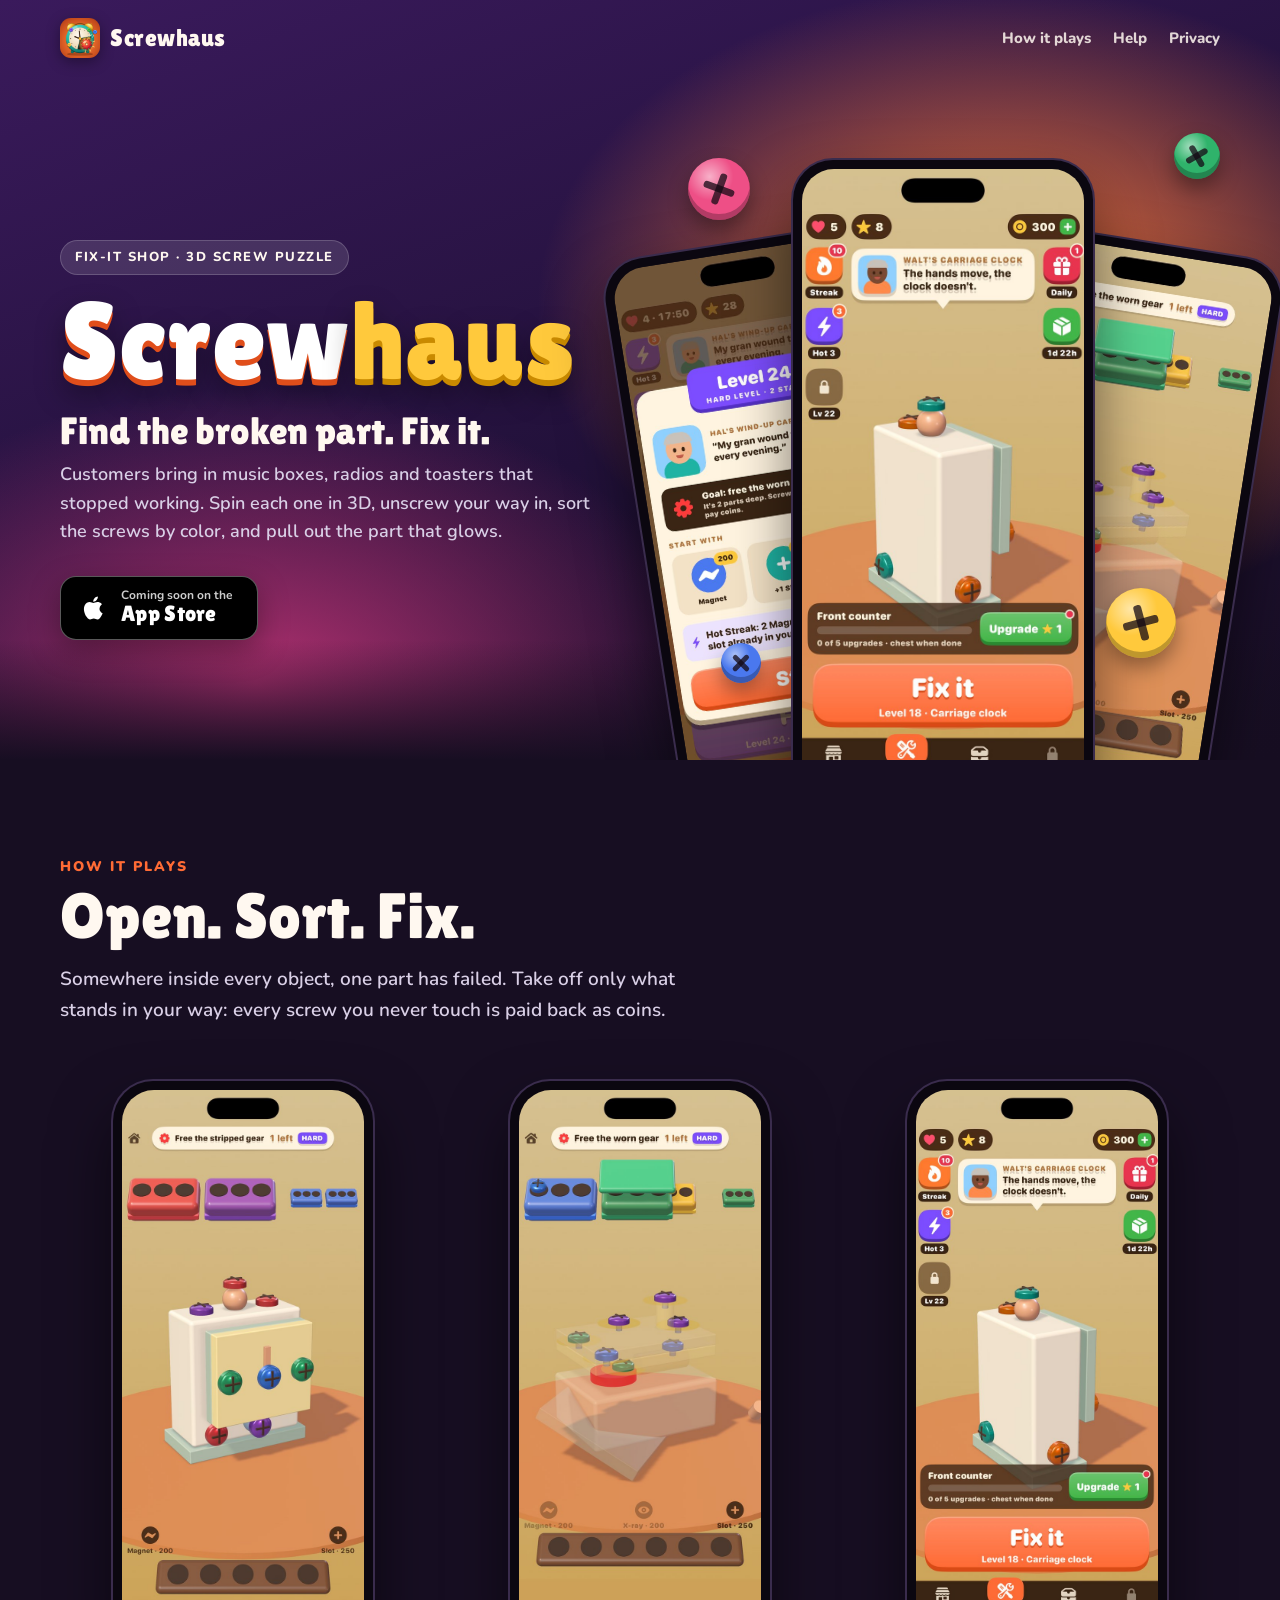
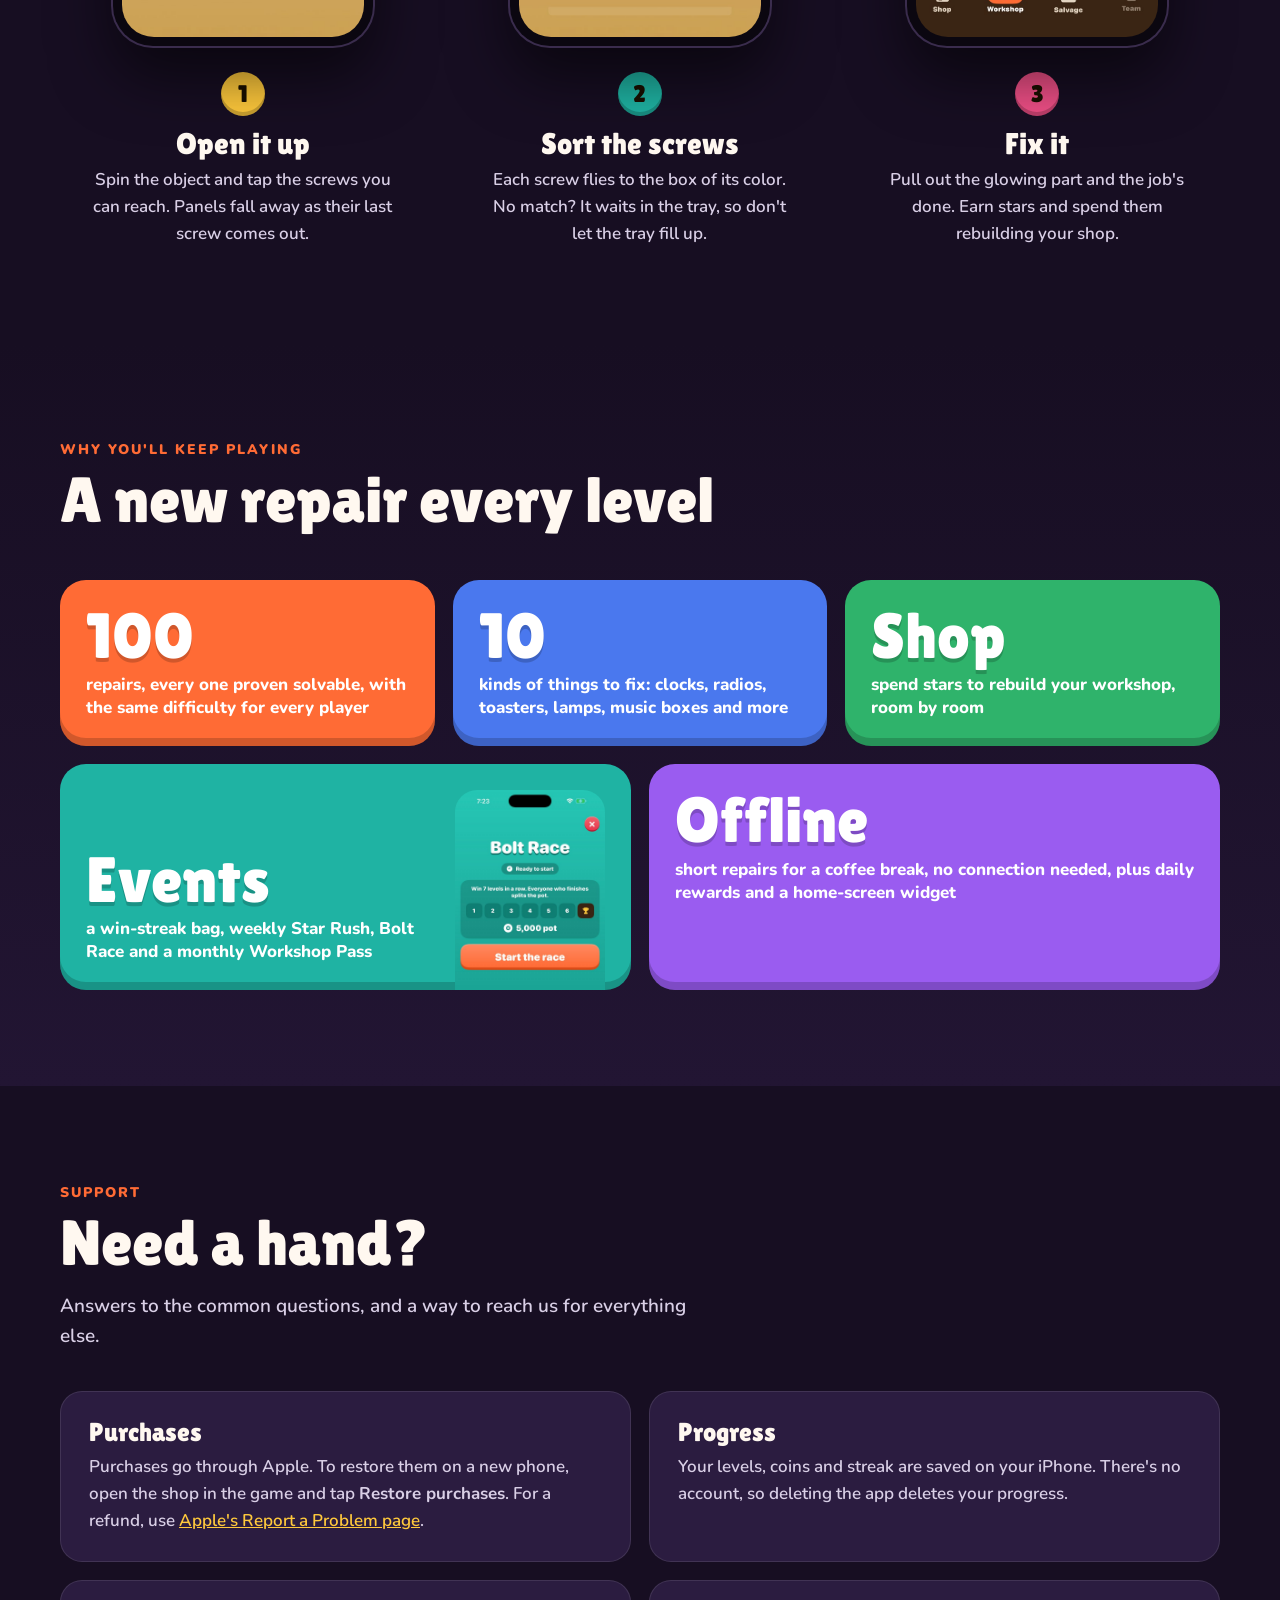
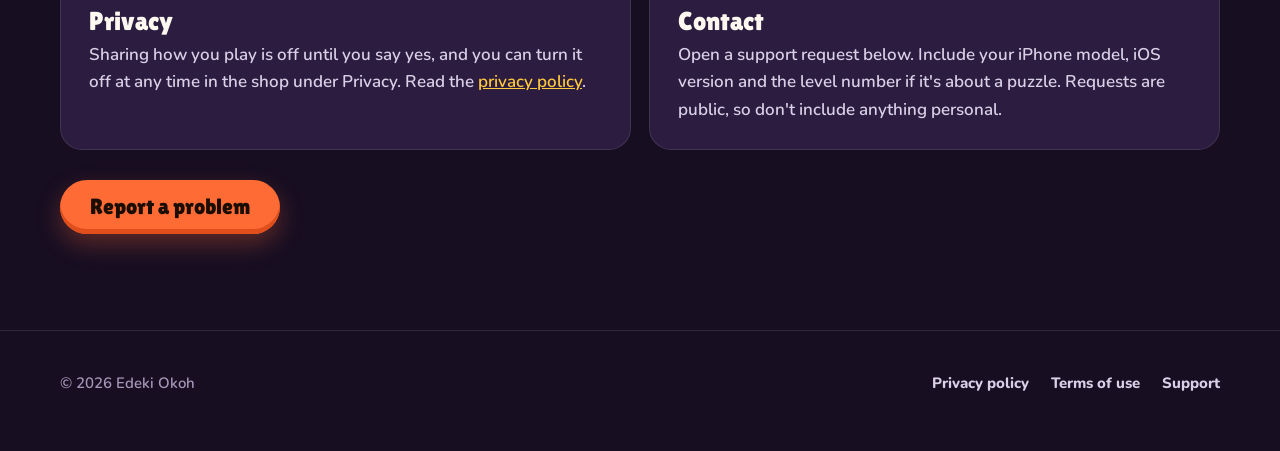
<file: index.html>
<!doctype html>
<html lang="en">
<head>
<meta charset="utf-8">
<meta name="viewport" content="width=device-width, initial-scale=1">
<title>Screwhaus: Screw Puzzle 3D</title>
<meta name="description" content="Screwhaus is a 3D screw puzzle for iPhone where you run a fix-it shop: open up broken things, sort the screws by color and pull out the part that failed. Help, purchases and privacy are on this page too.">
<meta property="og:title" content="Screwhaus: Screw Puzzle 3D">
<meta property="og:description" content="Open it up, find the broken part, fix it. A 3D screw puzzle for iPhone.">
<meta property="og:image" content="img/home.jpg">
<meta name="theme-color" content="#22113a">
<link rel="icon" href="icon.png">
<link rel="apple-touch-icon" href="icon.png">
<link rel="preconnect" href="https://fonts.googleapis.com">
<link rel="preconnect" href="https://fonts.gstatic.com" crossorigin>
<link href="https://fonts.googleapis.com/css2?family=Lilita+One&family=Nunito:wght@600;800;900&display=swap" rel="stylesheet">
<link rel="stylesheet" href="style.css">
</head>
<body>
<header class="bar">
  <div class="wrap">
    <a class="brand" href="./"><img src="icon.png" alt=""><span>Screwhaus</span></a>
    <nav aria-label="Site">
      <a href="#play">How it plays</a>
      <a class="keep" href="#help">Help</a>
      <a href="privacy.html">Privacy</a>
    </nav>
  </div>
</header>

<main>
  <section class="hero" aria-labelledby="title">
    <div class="wrap">
      <div>
        <span class="kicker">Fix-it shop · 3D screw puzzle</span>
        <h1 class="logo" id="title">Screw<span>haus</span></h1>
        <p class="hook">Find the broken part. Fix it.</p>
        <p class="sub">Customers bring in music boxes, radios and toasters that stopped working. Spin each one in 3D, unscrew your way in, sort the screws by color, and pull out the part that glows.</p>
        <a class="store" href="#help" aria-label="Coming soon on the App Store">
          <svg viewBox="0 0 24 24" aria-hidden="true"><path fill="currentColor" d="M16.4 12.6c0-2.4 2-3.5 2-3.6-1.1-1.6-2.8-1.8-3.4-1.8-1.4-.2-2.8.8-3.5.8-.7 0-1.8-.8-3-.8-1.5 0-3 .9-3.8 2.3-1.6 2.8-.4 7 1.2 9.3.8 1.1 1.7 2.4 2.9 2.3 1.2 0 1.6-.7 3-.7s1.8.7 3 .7c1.3 0 2.1-1.1 2.8-2.3.9-1.3 1.3-2.6 1.3-2.6s-2.5-1-2.5-3.6zM14.1 5.6c.6-.8 1.1-1.8 1-2.9-.9 0-2.1.6-2.7 1.4-.6.7-1.1 1.8-1 2.8 1 .1 2.1-.5 2.7-1.3z"/></svg>
          <span><small>Coming soon on the</small><b>App Store</b></span>
        </a>
      </div>
      <div class="phones">
        <div class="phone p2"><img src="img/pre.jpg" alt="A customer explains what broke, with boosters to bring into the level" width="660" height="1434"></div>
        <div class="phone p1"><img src="img/home.jpg" alt="The repair shop: today's customer and their broken carriage clock on the counter" width="660" height="1434"></div>
        <div class="phone p3"><img src="img/xray.jpg" alt="X-ray view showing the broken gear inside, with the screws in the way ringed in gold" width="660" height="1434"></div>
        <i class="screw" style="--c:var(--pink);left:4%;top:6%;--s:62px" aria-hidden="true"></i>
        <i class="screw hide-sm" style="--c:var(--green);right:0;top:2%;--s:46px;--r:60deg;animation-delay:-2s" aria-hidden="true"></i>
        <i class="screw" style="--c:var(--yellow);right:8%;bottom:16%;--s:70px;--r:-15deg;animation-delay:-1s" aria-hidden="true"></i>
        <i class="screw hide-sm" style="--c:var(--blue);left:10%;bottom:12%;--s:40px;--r:45deg;animation-delay:-3s" aria-hidden="true"></i>
      </div>
    </div>
  </section>

  <section id="play" aria-labelledby="play-title">
    <div class="wrap">
      <p class="eyebrow">How it plays</p>
      <h2 id="play-title">Open. Sort. Fix.</h2>
      <p class="lead">Somewhere inside every object, one part has failed. Take off only what stands in your way: every screw you never touch is paid back as coins.</p>
      <div class="steps">
        <div class="step">
          <div class="phone"><img src="img/play.jpg" alt="A carriage clock mid-repair, with the goal to free the stripped gear" loading="lazy" width="660" height="1434"></div>
          <span class="num" style="--c:var(--yellow)">1</span>
          <h3>Open it up</h3>
          <p>Spin the object and tap the screws you can reach. Panels fall away as their last screw comes out.</p>
        </div>
        <div class="step">
          <div class="phone"><img src="img/xray.jpg" alt="X-ray view of the object" loading="lazy" width="660" height="1434"></div>
          <span class="num" style="--c:var(--teal)">2</span>
          <h3>Sort the screws</h3>
          <p>Each screw flies to the box of its color. No match? It waits in the tray, so don't let the tray fill up.</p>
        </div>
        <div class="step">
          <div class="phone"><img src="img/home.jpg" alt="The repair shop with its upgrade bar" loading="lazy" width="660" height="1434"></div>
          <span class="num" style="--c:var(--pink)">3</span>
          <h3>Fix it</h3>
          <p>Pull out the glowing part and the job's done. Earn stars and spend them rebuilding your shop.</p>
        </div>
      </div>
    </div>
  </section>

  <section class="band" aria-labelledby="more-title">
    <div class="wrap">
      <p class="eyebrow">Why you'll keep playing</p>
      <h2 id="more-title">A new repair every level</h2>
      <div class="tiles">
        <div class="tile" style="--c:var(--signal)"><b>100</b><span>repairs, every one proven solvable, with the same difficulty for every player</span></div>
        <div class="tile" style="--c:var(--blue)"><b>10</b><span>kinds of things to fix: clocks, radios, toasters, lamps, music boxes and more</span></div>
        <div class="tile" style="--c:var(--green)"><b>Shop</b><span>spend stars to rebuild your workshop, room by room</span></div>
        <div class="tile wide daily" style="--c:var(--teal)">
          <div class="text"><b>Events</b><span>a win-streak bag, weekly Star Rush, Bolt Race and a monthly Workshop Pass</span></div>
          <img src="img/race.jpg" alt="The Bolt Race event screen" loading="lazy" width="660" height="1434">
        </div>
        <div class="tile wide" style="--c:var(--purple)"><b>Offline</b><span>short repairs for a coffee break, no connection needed, plus daily rewards and a home-screen widget</span></div>
      </div>
    </div>
  </section>

  <section id="help" class="help" aria-labelledby="help-title">
    <div class="wrap">
      <p class="eyebrow">Support</p>
      <h2 id="help-title">Need a hand?</h2>
      <p class="lead">Answers to the common questions, and a way to reach us for everything else.</p>
      <div class="grid">
        <div class="card">
          <h3>Purchases</h3>
          <p>Purchases go through Apple. To restore them on a new phone, open the shop in the game and tap <strong>Restore purchases</strong>. For a refund, use <a href="https://reportaproblem.apple.com">Apple's Report a Problem page</a>.</p>
        </div>
        <div class="card">
          <h3>Progress</h3>
          <p>Your levels, coins and streak are saved on your iPhone. There's no account, so deleting the app deletes your progress.</p>
        </div>
        <div class="card">
          <h3>Privacy</h3>
          <p>Sharing how you play is off until you say yes, and you can turn it off at any time in the shop under Privacy. Read the <a href="privacy.html">privacy policy</a>.</p>
        </div>
        <div class="card">
          <h3>Contact</h3>
          <p>Open a support request below. Include your iPhone model, iOS version and the level number if it's about a puzzle. Requests are public, so don't include anything personal.</p>
        </div>
      </div>
      <a class="cta" href="https://github.com/Okohedeki/screwhaus-site/issues/new">Report a problem</a>
    </div>
  </section>
</main>

<footer class="site">
  <div class="wrap">
    <span>© 2026 Edeki Okoh</span>
    <nav aria-label="Legal">
      <a href="privacy.html">Privacy policy</a>
      <a href="https://www.apple.com/legal/internet-services/itunes/dev/stdeula/">Terms of use</a>
      <a href="#help">Support</a>
    </nav>
  </div>
</footer>
</body>
</html>
</file>
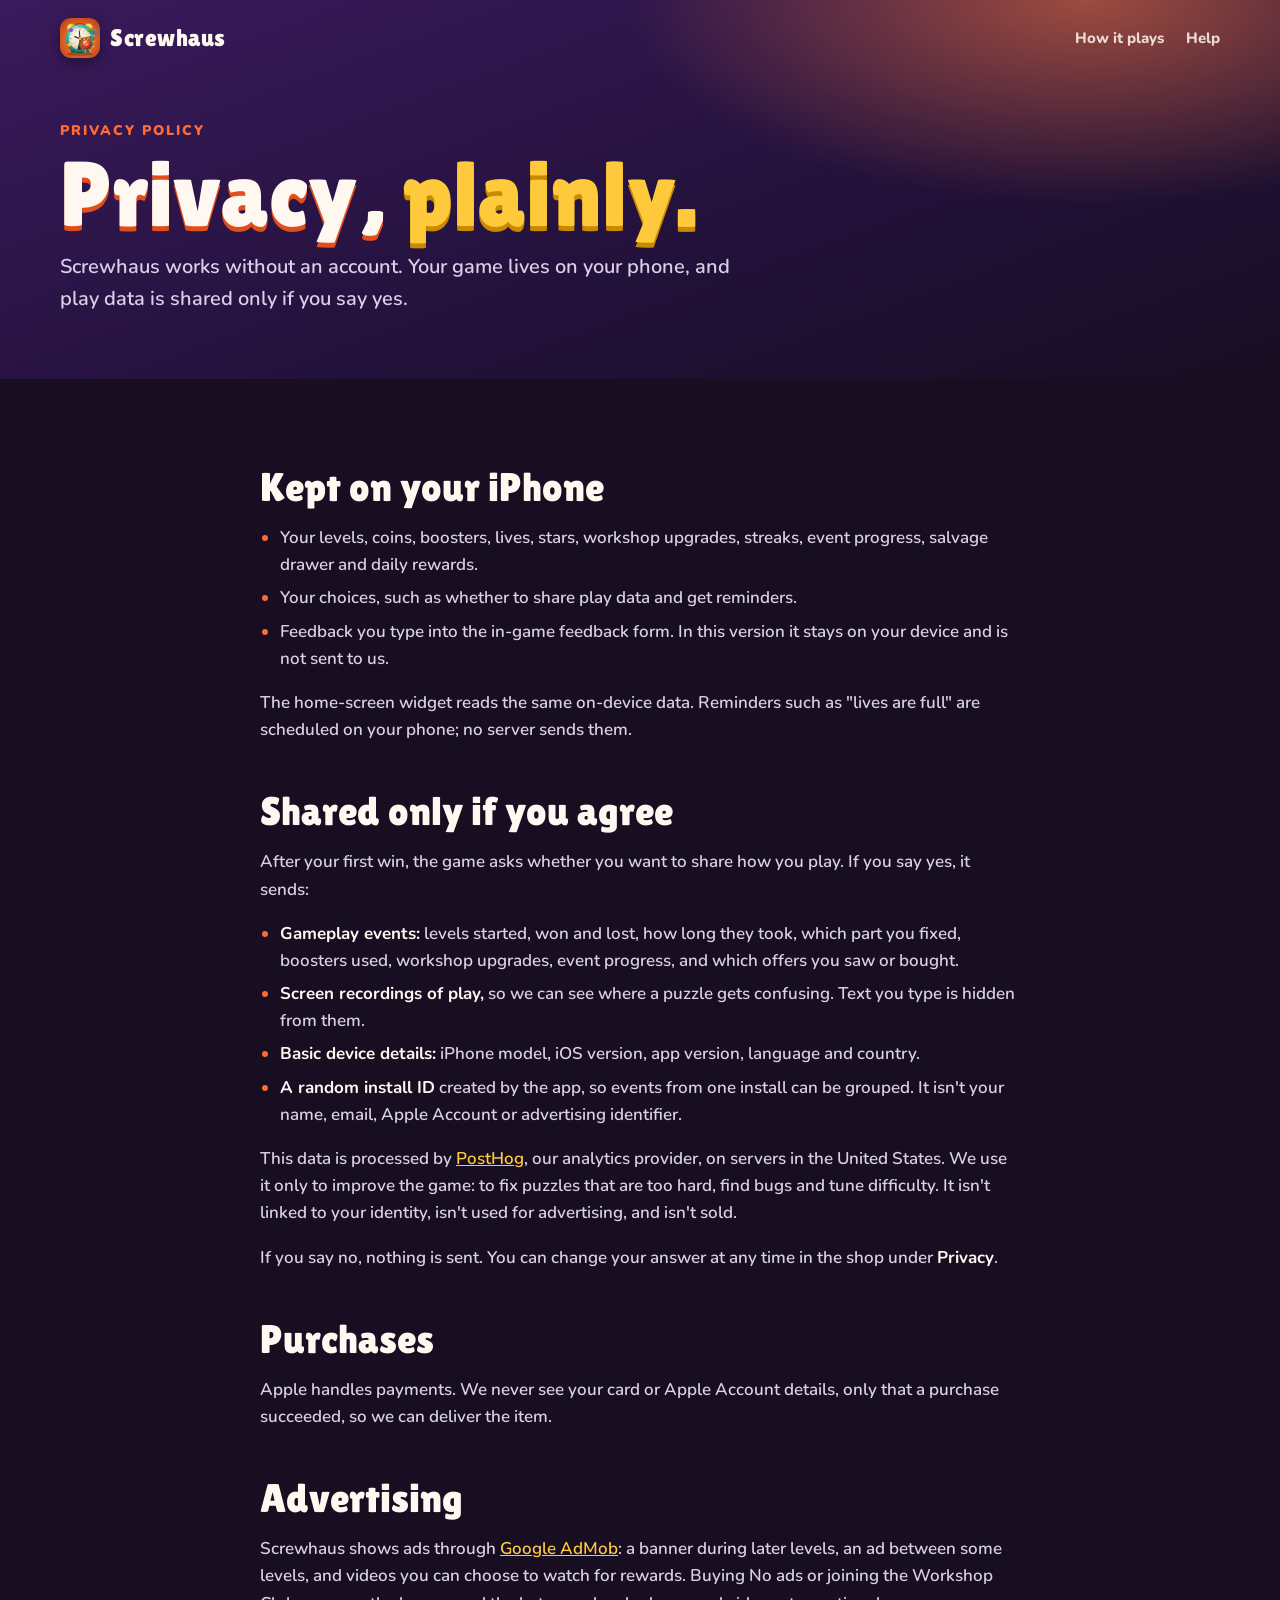
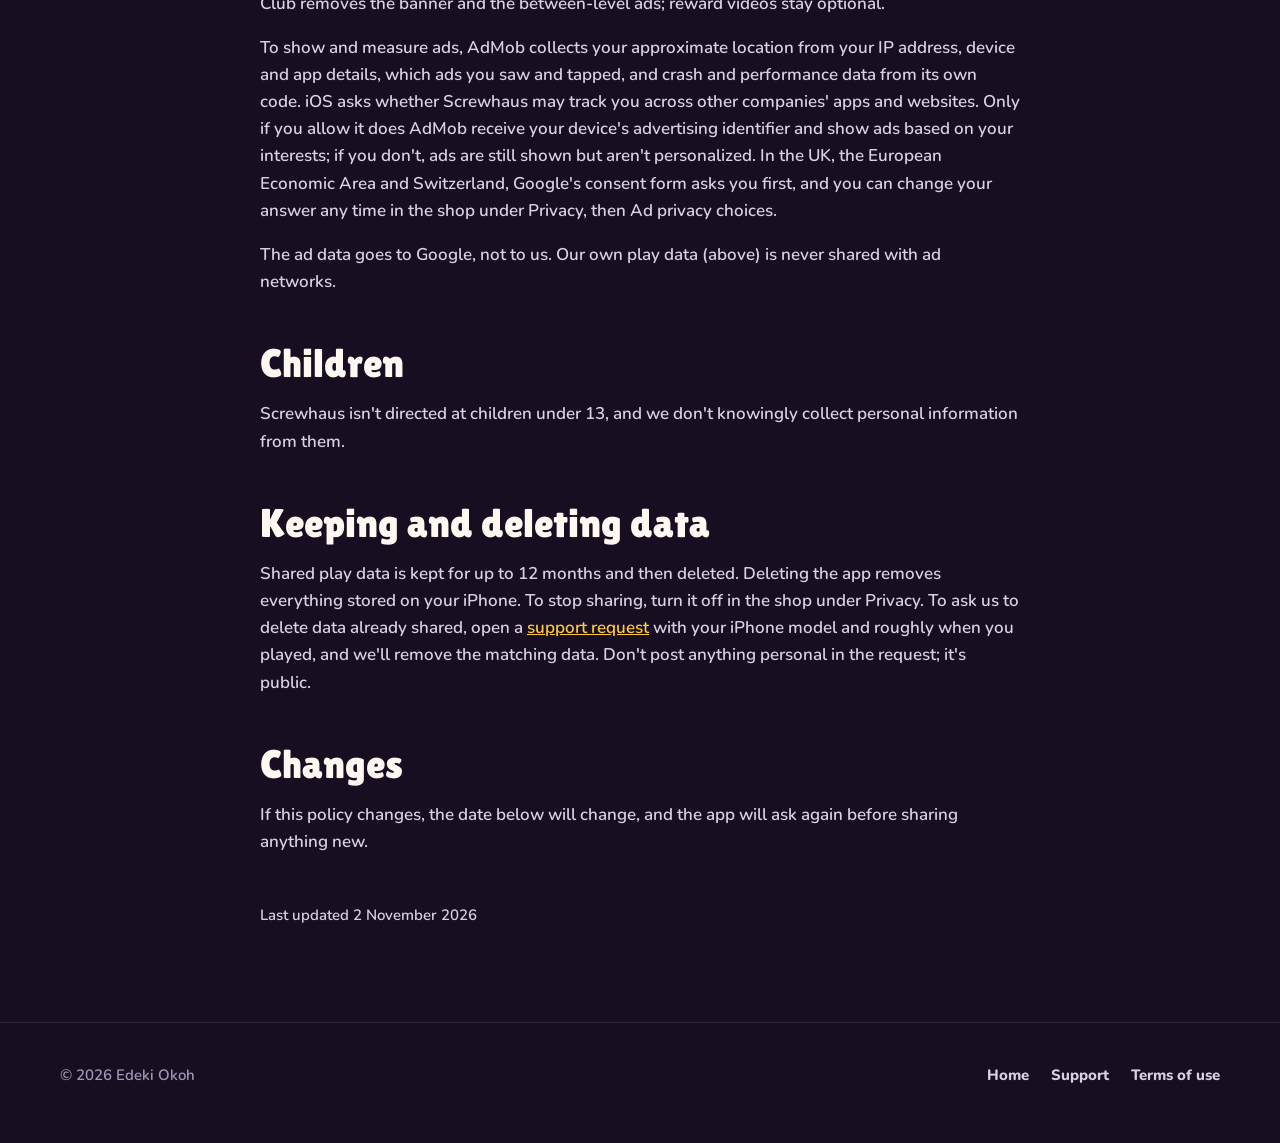
<file: privacy.html>
<!doctype html>
<html lang="en">
<head>
<meta charset="utf-8">
<meta name="viewport" content="width=device-width, initial-scale=1">
<title>Screwhaus Privacy</title>
<meta name="description" content="What Screwhaus: Screw Puzzle 3D collects, why, and how to turn it off.">
<link rel="icon" href="icon.png">
<link rel="preconnect" href="https://fonts.googleapis.com">
<link rel="preconnect" href="https://fonts.gstatic.com" crossorigin>
<link href="https://fonts.googleapis.com/css2?family=Lilita+One&family=Nunito:wght@600;800;900&display=swap" rel="stylesheet">
<link rel="stylesheet" href="style.css">
</head>
<body>
<header class="bar">
  <div class="wrap">
    <a class="brand" href="./"><img src="icon.png" alt=""><span>Screwhaus</span></a>
    <nav aria-label="Site"><a href="./#play">How it plays</a><a class="keep" href="./#help">Help</a></nav>
  </div>
</header>
<div class="doc-hero">
  <div class="wrap">
    <p class="eyebrow">Privacy policy</p>
    <h1>Privacy, <span>plainly.</span></h1>
    <p class="lead">Screwhaus works without an account. Your game lives on your phone, and play data is shared only if you say yes.</p>
  </div>
</div>
<main class="doc">
  <h2>Kept on your iPhone</h2>
  <ul>
    <li>Your levels, coins, boosters, lives, stars, workshop upgrades, streaks, event progress, salvage drawer and daily rewards.</li>
    <li>Your choices, such as whether to share play data and get reminders.</li>
    <li>Feedback you type into the in-game feedback form. In this version it stays on your device and is not sent to us.</li>
  </ul>
  <p>The home-screen widget reads the same on-device data. Reminders such as "lives are full" are scheduled on your phone; no server sends them.</p>

  <h2>Shared only if you agree</h2>
  <p>After your first win, the game asks whether you want to share how you play. If you say yes, it sends:</p>
  <ul>
    <li><strong>Gameplay events:</strong> levels started, won and lost, how long they took, which part you fixed, boosters used, workshop upgrades, event progress, and which offers you saw or bought.</li>
    <li><strong>Screen recordings of play,</strong> so we can see where a puzzle gets confusing. Text you type is hidden from them.</li>
    <li><strong>Basic device details:</strong> iPhone model, iOS version, app version, language and country.</li>
    <li><strong>A random install ID</strong> created by the app, so events from one install can be grouped. It isn't your name, email, Apple Account or advertising identifier.</li>
  </ul>
  <p>This data is processed by <a href="https://posthog.com/privacy">PostHog</a>, our analytics provider, on servers in the United States. We use it only to improve the game: to fix puzzles that are too hard, find bugs and tune difficulty. It isn't linked to your identity, isn't used for advertising, and isn't sold.</p>
  <p>If you say no, nothing is sent. You can change your answer at any time in the shop under <strong>Privacy</strong>.</p>

  <h2>Purchases</h2>
  <p>Apple handles payments. We never see your card or Apple Account details, only that a purchase succeeded, so we can deliver the item.</p>

  <h2>Advertising</h2>
  <p>Screwhaus shows ads through <a href="https://policies.google.com/technologies/ads">Google AdMob</a>: a banner during later levels, an ad between some levels, and videos you can choose to watch for rewards. Buying No ads or joining the Workshop Club removes the banner and the between-level ads; reward videos stay optional.</p>
  <p>To show and measure ads, AdMob collects your approximate location from your IP address, device and app details, which ads you saw and tapped, and crash and performance data from its own code. iOS asks whether Screwhaus may track you across other companies' apps and websites. Only if you allow it does AdMob receive your device's advertising identifier and show ads based on your interests; if you don't, ads are still shown but aren't personalized. In the UK, the European Economic Area and Switzerland, Google's consent form asks you first, and you can change your answer any time in the shop under Privacy, then Ad privacy choices.</p>
  <p>The ad data goes to Google, not to us. Our own play data (above) is never shared with ad networks.</p>

  <h2>Children</h2>
  <p>Screwhaus isn't directed at children under 13, and we don't knowingly collect personal information from them.</p>

  <h2>Keeping and deleting data</h2>
  <p>Shared play data is kept for up to 12 months and then deleted. Deleting the app removes everything stored on your iPhone. To stop sharing, turn it off in the shop under Privacy. To ask us to delete data already shared, open a <a href="https://github.com/Okohedeki/screwhaus-site/issues/new">support request</a> with your iPhone model and roughly when you played, and we'll remove the matching data. Don't post anything personal in the request; it's public.</p>

  <h2>Changes</h2>
  <p>If this policy changes, the date below will change, and the app will ask again before sharing anything new.</p>

  <p class="updated">Last updated 2 November 2026</p>
</main>
<footer class="site">
  <div class="wrap">
    <span>© 2026 Edeki Okoh</span>
    <nav aria-label="Legal"><a href="./">Home</a><a href="./#help">Support</a><a href="https://www.apple.com/legal/internet-services/itunes/dev/stdeula/">Terms of use</a></nav>
  </div>
</footer>
</body>
</html>
</file>
<file: style.css>
:root {
  --ink: #fff8f0;
  --ink-soft: #d9cfe6;
  --ink-dim: #a597b8;
  --night: #170e22;
  --night-2: #221533;
  --card: #2b1c40;
  --line: rgba(255, 255, 255, .1);
  --signal: #ff6b35;
  --signal-deep: #e04e1b;
  --green: #2fb36b;
  --teal: #1fb3a3;
  --pink: #ee4f86;
  --blue: #4a78ee;
  --yellow: #ffc93c;
  --purple: #9a5cf0;
  --display: "Lilita One", "Arial Rounded MT Bold", system-ui, sans-serif;
  --body: "Nunito", system-ui, -apple-system, "Segoe UI", sans-serif;
  color-scheme: dark;
}

* { box-sizing: border-box; }
html { -webkit-text-size-adjust: 100%; scroll-behavior: smooth; }
body {
  margin: 0;
  background: var(--night);
  color: var(--ink);
  font: 600 17px/1.6 var(--body);
  overflow-x: hidden;
}
img { max-width: 100%; display: block; }
a { color: var(--yellow); }
a:hover { color: #fff; }
:focus-visible { outline: 3px solid var(--yellow); outline-offset: 3px; border-radius: 6px; }

.wrap { width: min(1160px, 100% - 32px); margin-inline: auto; }

/* ---------- top bar ---------- */
.bar { position: absolute; inset: 0 0 auto; z-index: 5; }
.bar .wrap { display: flex; align-items: center; justify-content: space-between; padding-block: 18px; }
.brand { display: inline-flex; align-items: center; gap: 10px; color: var(--ink); text-decoration: none; font: 400 24px/1 var(--display); letter-spacing: .5px; }
.brand img { width: 40px; height: 40px; border-radius: 11px; box-shadow: 0 4px 14px rgba(0,0,0,.35); }
.bar nav { display: flex; gap: 22px; }
.bar nav a { color: var(--ink); text-decoration: none; font-weight: 800; font-size: 15px; opacity: .85; }
.bar nav a:hover { opacity: 1; color: var(--ink); }

/* ---------- hero ---------- */
.hero {
  position: relative;
  isolation: isolate;
  overflow: hidden;
  padding: 120px 0 0;
  background:
    radial-gradient(60% 70% at 78% 40%, #ff7a3c 0%, rgba(255,122,60,0) 60%),
    radial-gradient(55% 60% at 20% 90%, #b0306f 0%, rgba(176,48,111,0) 65%),
    linear-gradient(160deg, #3a1a5c 0%, #22113a 55%, #170e22 100%);
}
.hero::after { /* soft floor so the phones sit on something */
  content: ""; position: absolute; inset: auto 0 0; height: 120px; z-index: -1;
  background: linear-gradient(to bottom, rgba(23,14,34,0), var(--night));
}
.hero .wrap { display: grid; grid-template-columns: 1.05fr 1fr; align-items: center; gap: 24px; }
.kicker {
  display: inline-block; padding: 6px 14px; border-radius: 999px;
  background: rgba(255,255,255,.12); border: 1px solid rgba(255,255,255,.18);
  font-weight: 800; font-size: 13px; letter-spacing: 1.5px; text-transform: uppercase;
}
.logo {
  margin: 18px 0 10px;
  font: 400 clamp(64px, 8.6vw, 118px)/.86 var(--display);
  letter-spacing: 1px;
  color: #fff;
  text-shadow: 0 6px 0 var(--signal-deep), 0 14px 30px rgba(0,0,0,.4);
}
.logo span { color: var(--yellow); text-shadow: 0 6px 0 #c98a00, 0 14px 30px rgba(0,0,0,.4); }
.hook { margin: 22px 0 8px; font: 400 clamp(26px, 3.2vw, 38px)/1.1 var(--display); }
.sub { margin: 0 0 30px; max-width: 30em; color: var(--ink-soft); font-size: 18px; }

.store {
  display: inline-flex; align-items: center; gap: 12px;
  padding: 12px 24px 12px 18px; border-radius: 16px;
  background: #000; color: #fff; text-decoration: none;
  border: 1.5px solid rgba(255,255,255,.35);
  box-shadow: 0 10px 30px rgba(0,0,0,.35);
  transition: transform .2s ease;
}
.store svg { width: 30px; height: 30px; }
.store small { display: block; font-size: 12px; font-weight: 700; opacity: .8; line-height: 1.1; }
.store b { display: block; font: 400 22px/1.1 var(--display); letter-spacing: .3px; }
.store:hover { color: #fff; transform: translateY(-2px); }

.phones { position: relative; height: 640px; }
.phone {
  position: absolute; width: 270px; aspect-ratio: 660 / 1434;
  border-radius: 40px; padding: 9px; background: #0b0710;
  box-shadow: 0 0 0 2px #3a2c4d, 0 30px 60px rgba(0,0,0,.55);
}
.phone img { width: 100%; height: 100%; object-fit: cover; border-radius: 32px; }
.phones .p1 { left: 50%; top: 40px; transform: translateX(-50%); z-index: 3; width: 300px; }
.phones .p2 { left: -4%; top: 120px; transform: rotate(-9deg); z-index: 2; }
.phones .p3 { right: -4%; top: 120px; transform: rotate(9deg); z-index: 2; }

/* floating screw heads */
.screw {
  position: absolute; z-index: 4; width: var(--s, 56px); aspect-ratio: 1; border-radius: 50%;
  background: radial-gradient(circle at 35% 30%, rgba(255,255,255,.55), rgba(255,255,255,0) 40%), var(--c);
  box-shadow: inset 0 -6px 0 rgba(0,0,0,.25), 0 10px 20px rgba(0,0,0,.35);
  animation: bob 5s ease-in-out infinite;
}
.screw::before, .screw::after {
  content: ""; position: absolute; left: 50%; top: 50%; background: rgba(20,10,20,.75); border-radius: 3px;
  width: 52%; height: 12%; transform: translate(-50%, -50%) rotate(var(--r, 20deg));
}
.screw::after { transform: translate(-50%, -50%) rotate(calc(var(--r, 20deg) + 90deg)); }
@keyframes bob { 50% { translate: 0 -12px; rotate: 25deg; } }

/* ---------- sections ---------- */
section { padding: 96px 0; }
.eyebrow { margin: 0; color: var(--signal); font-weight: 900; font-size: 14px; letter-spacing: 2px; text-transform: uppercase; }
h2 { margin: 6px 0 16px; font: 400 clamp(38px, 5.4vw, 64px)/1 var(--display); }
.lead { margin: 0; max-width: 34em; color: var(--ink-soft); font-size: 19px; }

.steps { display: grid; grid-template-columns: repeat(3, 1fr); gap: 32px; margin-top: 56px; }
.step { text-align: center; }
.step .phone { position: relative; width: min(260px, 100%); margin: 0 auto 26px; }
.step .num {
  display: inline-grid; place-items: center; width: 44px; height: 44px; border-radius: 50%;
  font: 400 24px/1 var(--display); color: #1a0f00; background: var(--c);
  box-shadow: inset 0 -4px 0 rgba(0,0,0,.2);
}
.step h3 { margin: 12px 0 6px; font: 400 30px/1.05 var(--display); }
.step p { margin: 0 auto; max-width: 18em; color: var(--ink-soft); }

.band { background: linear-gradient(180deg, var(--night) 0%, var(--night-2) 100%); }
.tiles { display: grid; grid-template-columns: repeat(6, 1fr); gap: 18px; margin-top: 48px; }
.tile {
  grid-column: span 2; padding: 26px; border-radius: 26px; position: relative; overflow: hidden;
  background: var(--c); color: #fff;
  box-shadow: inset 0 -8px 0 rgba(0,0,0,.18);
}
.tile.wide { grid-column: span 3; }
.tile b { display: block; font: 400 clamp(44px, 5vw, 64px)/.95 var(--display); text-shadow: 0 4px 0 rgba(0,0,0,.18); }
.tile span { display: block; margin-top: 8px; font-weight: 800; font-size: 17px; line-height: 1.35; }
.tile.daily { display: grid; grid-template-columns: 1fr 150px; gap: 16px; align-items: end; padding-bottom: 0; }
.tile.daily .text { padding-bottom: 26px; }
.tile.daily img { border-radius: 22px 22px 0 0; height: 200px; object-fit: cover; object-position: top; }

/* ---------- help ---------- */
.help .grid { display: grid; grid-template-columns: repeat(2, 1fr); gap: 18px; margin-top: 40px; }
.card { padding: 26px 28px; border-radius: 22px; background: var(--card); border: 1px solid var(--line); }
.card h3 { margin: 0 0 6px; font: 400 26px/1.1 var(--display); }
.card p { margin: 0; color: var(--ink-soft); }
.cta {
  display: inline-block; margin-top: 30px; padding: 16px 30px; border-radius: 999px;
  background: var(--signal); color: #1c0d02; text-decoration: none; font: 400 22px/1 var(--display);
  box-shadow: inset 0 -5px 0 var(--signal-deep), 0 10px 24px rgba(255,107,53,.3);
  transition: transform .2s ease;
}
.cta:hover { color: #1c0d02; transform: translateY(-2px); }

footer.site { padding: 40px 0 56px; border-top: 1px solid var(--line); color: var(--ink-dim); font-size: 15px; }
footer.site .wrap { display: flex; flex-wrap: wrap; gap: 14px 28px; align-items: center; justify-content: space-between; }
footer.site nav { display: flex; flex-wrap: wrap; gap: 22px; }
footer.site a { color: var(--ink-soft); text-decoration: none; font-weight: 800; }
footer.site a:hover { color: #fff; }

/* ---------- article pages (privacy) ---------- */
.doc-hero {
  padding: 120px 0 64px;
  background:
    radial-gradient(60% 90% at 85% 0%, rgba(255,122,60,.55), rgba(255,122,60,0) 60%),
    linear-gradient(160deg, #3a1a5c 0%, #22113a 60%, var(--night) 100%);
}
.doc-hero h1 { margin: 10px 0 14px; font: 400 clamp(48px, 8vw, 92px)/.92 var(--display); text-shadow: 0 5px 0 var(--signal-deep); }
.doc-hero h1 span { color: var(--yellow); text-shadow: 0 5px 0 #c98a00; }
.doc-hero .lead { font-size: 20px; }
.doc { width: min(760px, 100% - 32px); margin: 0 auto; padding: 40px 0 80px; }
.doc h2 { margin: 48px 0 10px; font-size: clamp(30px, 4vw, 40px); }
.doc p, .doc li { color: var(--ink-soft); }
.doc strong { color: var(--ink); }
.doc ul { padding-left: 1.2em; }
.doc li { margin: 6px 0; }
.doc li::marker { color: var(--signal); }
.updated { margin-top: 48px; color: var(--ink-dim); font-size: 15px; }

/* ---------- small screens ---------- */
@media (max-width: 900px) {
  .hero { padding-top: 96px; }
  .hero .wrap { grid-template-columns: 1fr; text-align: center; }
  .sub { margin-inline: auto; }
  .phones { height: 520px; margin-top: 12px; }
  .phone { width: 200px; border-radius: 30px; padding: 7px; }
  .phone img { border-radius: 24px; }
  .phones .p1 { width: 228px; top: 20px; }
  .phones .p2 { left: -2%; top: 80px; }
  .phones .p3 { right: -2%; top: 80px; }
  .steps { grid-template-columns: 1fr; gap: 56px; }
  .tiles { grid-template-columns: 1fr 1fr; }
  .tile, .tile.wide { grid-column: span 1; }
  .tile.daily { grid-column: span 2; }
  .help .grid { grid-template-columns: 1fr; }
  section { padding: 72px 0; }
}
@media (max-width: 560px) {
  .bar nav a:not(.keep) { display: none; }
  .phones { height: 440px; }
  .phone { width: 160px; }
  .phones .p1 { width: 196px; }
  .tiles { grid-template-columns: 1fr; }
  .tile.daily { grid-column: span 1; grid-template-columns: 1fr 110px; }
  .tile.daily img { height: 160px; }
  .screw.hide-sm { display: none; }
}
@media (prefers-reduced-motion: reduce) {
  .screw { animation: none; }
  html { scroll-behavior: auto; }
}
</file>
